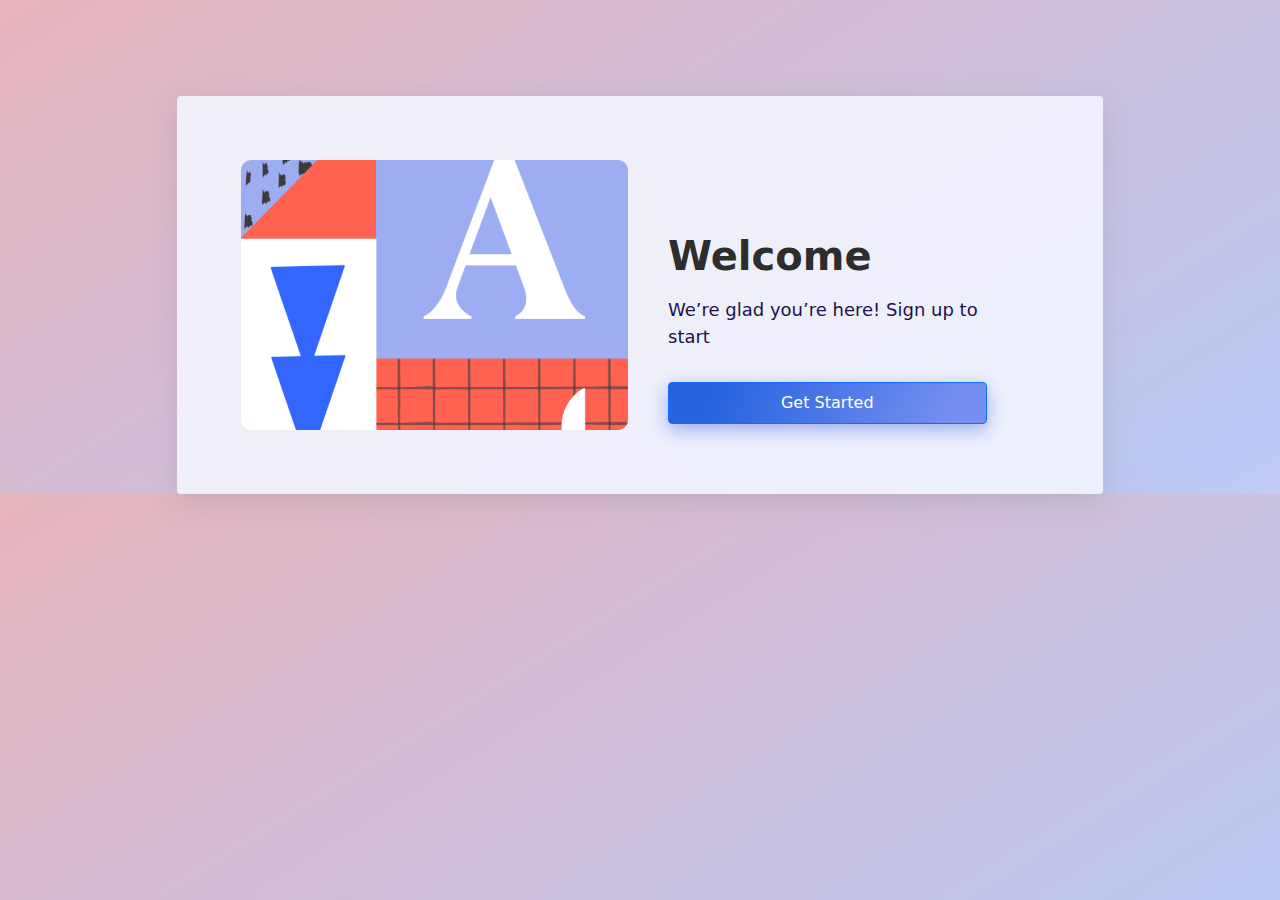
<file: index.html>
<!DOCTYPE html>
<html lang="en">

<head>
        <meta charset="UTF-8">
        <meta http-equiv="X-UA-Compatible" content="IE=edge">
        <meta name="viewport" content="width=device-width, initial-scale=1.0">
        <link rel="stylesheet" href="https://cdnjs.cloudflare.com/ajax/libs/font-awesome/6.2.1/css/all.min.css">
        <link rel="stylesheet" href="./css/bootstrap.min.css">
        <link rel="stylesheet" href="./css/style.css">
        <title>Welcome Screen</title>
</head>

<body>
        <div>
                <div class="container">
                        <div class="row justify-content-center">
                                <div class="col-lg-10 mt-5">
                                        <div class="card mt-5 p-5 border-0 div" >
                                                <div class="card-body text-lg-start text-center">
                                                          <div class="row">
                                                                  <div class="col-lg-6">
                                                                          <img src="img/welcome screen.PNG" alt="welcome"
                                                                                  class="img-fluid ">
                                                                  </div>
                                                                  <div class="col-lg-5 ms-3 mt-4">
                                                                        <h1 class="fw-bold welcomeText mt-5">Welcome</h1>
                                                                        <p class="welcomeParag mt-3">We’re glad you’re
                                                                                here! Sign up to start </p>

                                                                        <a class="btn btn-primary text-center w-100 mt-3 p-2 bttn"
                                                                                href="./SignUp.html">Get Started</a>
                                                                  </div>
                                                          </div>
                                                </div>
                                        </div>

                                </div>
                        </div>
                    
                </div>
        </div>
        <!-- <script src="./js/bootstrap.min.js"></script> -->
        <script src="./js/app.js"></script>
</body>

</html>
</file>
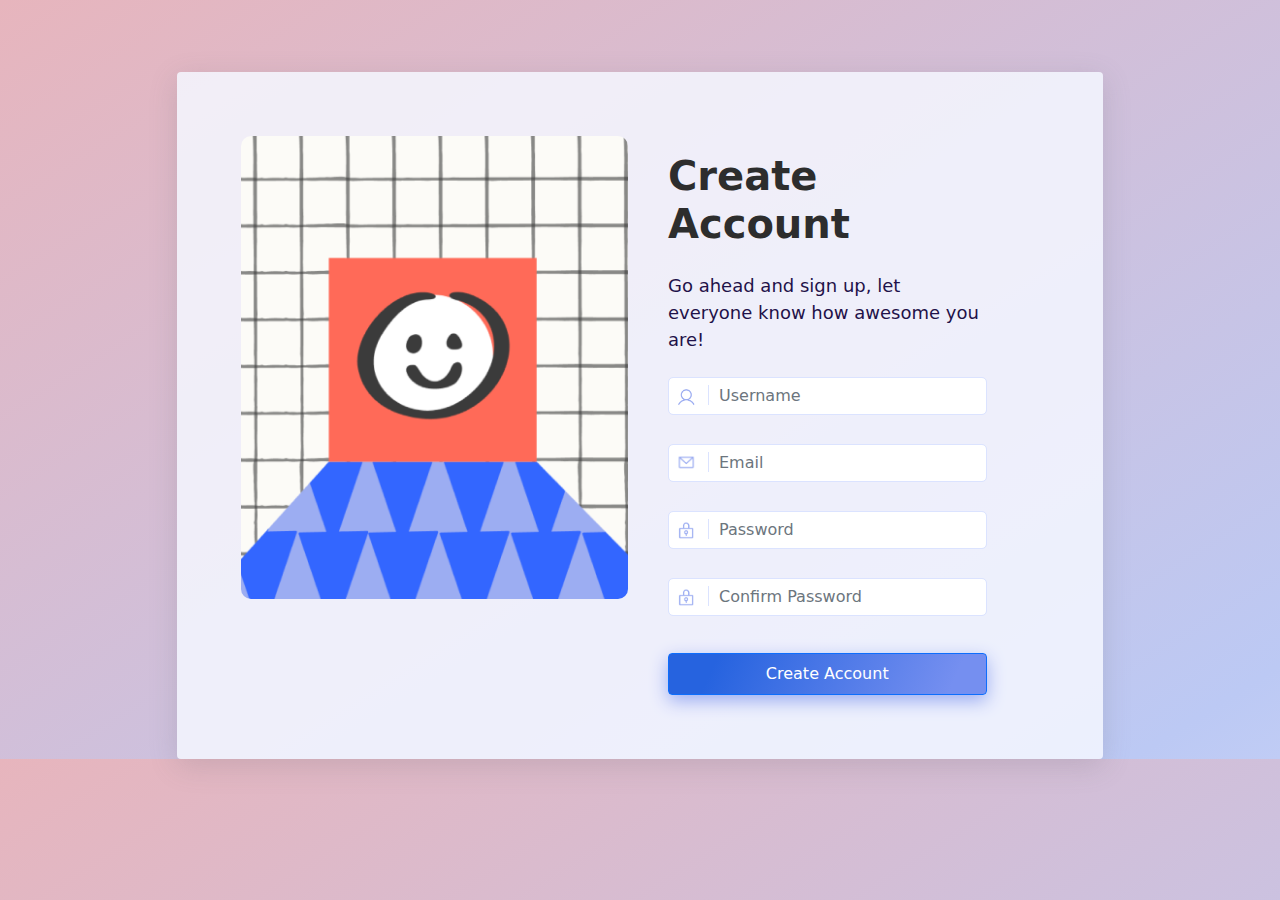
<file: SignUp.html>
<!DOCTYPE html>
<html lang="en">

<head>
        <meta charset="UTF-8">
        <meta http-equiv="X-UA-Compatible" content="IE=edge">
        <meta name="viewport" content="width=device-width, initial-scale=1.0">
        <link rel="stylesheet" href="https://cdnjs.cloudflare.com/ajax/libs/font-awesome/6.2.1/css/all.min.css">
        <link rel="stylesheet" href="./css/bootstrap.min.css">
        <link rel="stylesheet" href="./css/style.css">
        <title>Signup Screen</title>
</head>

<body>
        <div>
                <div class="container">
                        <div class="row justify-content-center">
                                <div class="col-lg-10 mt-4">
                                        <div class="card mt-5 p-5 border-0 div">
                                                <div class="card-body text-lg-start text-center">
                                                        <div class="row">
                                                                <div class="col-lg-6">
                                                                        <img src="img/signUp.PNG" alt="welcome"
                                                                                class="img-fluid ">
                                                                </div>
                                                                <div class="col-lg-5 ms-3">
                                                                        <h1 class="fw-bold welcomeText mt-3">Create
                                                                                Account
                                                                        </h1>
                                                                        <p class="welcomeParag mt-4">Go ahead and sign
                                                                                up, let everyone know how awesome you
                                                                                are!</p>
                                                                        <div id="apiError"></div>
                                                                        <form action="https://goldblv.com/api/hiring/tasks/register"
                                                                                class="mt-4"
                                                                                 id="form">
                                                                                <div class="input-control">
                                                                                        <img src="./img/userIcon.PNG"
                                                                                                alt="" width="35px"
                                                                                                class="userIconImg">
                                                                                        <input type="text"
                                                                                                class="form-control userInput"
                                                                                                placeholder="Username"
                                                                                                aria-label="Username"
                                                                                                name="username"
                                                                                                id="username"
                                                                                                aria-describedby="addon-wrapping">
                                                                                        <div class="vl"></div>
                                                                                        <div class="error"></div>
                                                                                </div>
                                                                                <div
                                                                                        class="input-control mt-3">
                                                                                        <img src="./img/envelope.PNG"
                                                                                                alt="" width="35px"
                                                                                                class="userIconImg">
                                                                                        <input type="text" class="form-control
                                                                                                userInput"
                                                                                                placeholder="Email"
                                                                                                id="email"
                                                                                                aria-label="Email"
                                                                                                aria-describedby="addon-wrapping">
                                                                                        <div class="vl"></div>
                                                                                        <div class="error"></div>
                                                                                </div>
                                                                                <div
                                                                                        class="input-control mt-3">
                                                                                        <img src="./img/pass.PNG" alt=""
                                                                                                width="35px"
                                                                                                class="userIconImg">
                                                                                        <input type="password" class="form-control
                                                                                                userInput"
                                                                                                placeholder="Password"
                                                                                                id="password"
                                                                                                aria-label="password"
                                                                                                aria-describedby="addon-wrapping">
                                                                                        <div class="vl"></div>
                                                                                        <div class="error"></div>
                                                                                </div>
                                                                                <div
                                                                                        class="input-control mt-3">
                                                                                        <img src="./img/pass.PNG" alt=""
                                                                                                width="35px"
                                                                                                class="userIconImg">
                                                                                        <input type="password" class="form-control
                                                                                                userInput"
                                                                                                placeholder="Confirm Password"
                                                                                                aria-label="password"
                                                                                                  id="password2"
                                                                                                aria-describedby="addon-wrapping">
                                                                                        <div class="vl"></div>
                                                                                        <div class="error"></div>
                                                                                </div>
                                                                                <button type="submit"
                                                                                        class="btn btn-primary
                                                                                        text-center w-100 mt-4 p-2
                                                                                        bttn">Create
                                                                                        Account</button>
                                                                        </form>

                                                                        <!-- <a class="btn btn-primary text-center w-100 mt-3 p-2 bttn"
                                                                                href="./Succeed.html">Create Account</a> -->
                                                                </div>
                                                        </div>
                                                </div>
                                        </div>

                                </div>
                        </div>

                </div>
        </div>
        <script src="./js/bootstrap.min.js"></script>
        <script src="./js/app.js"></script>
</body>

</html>
</file>
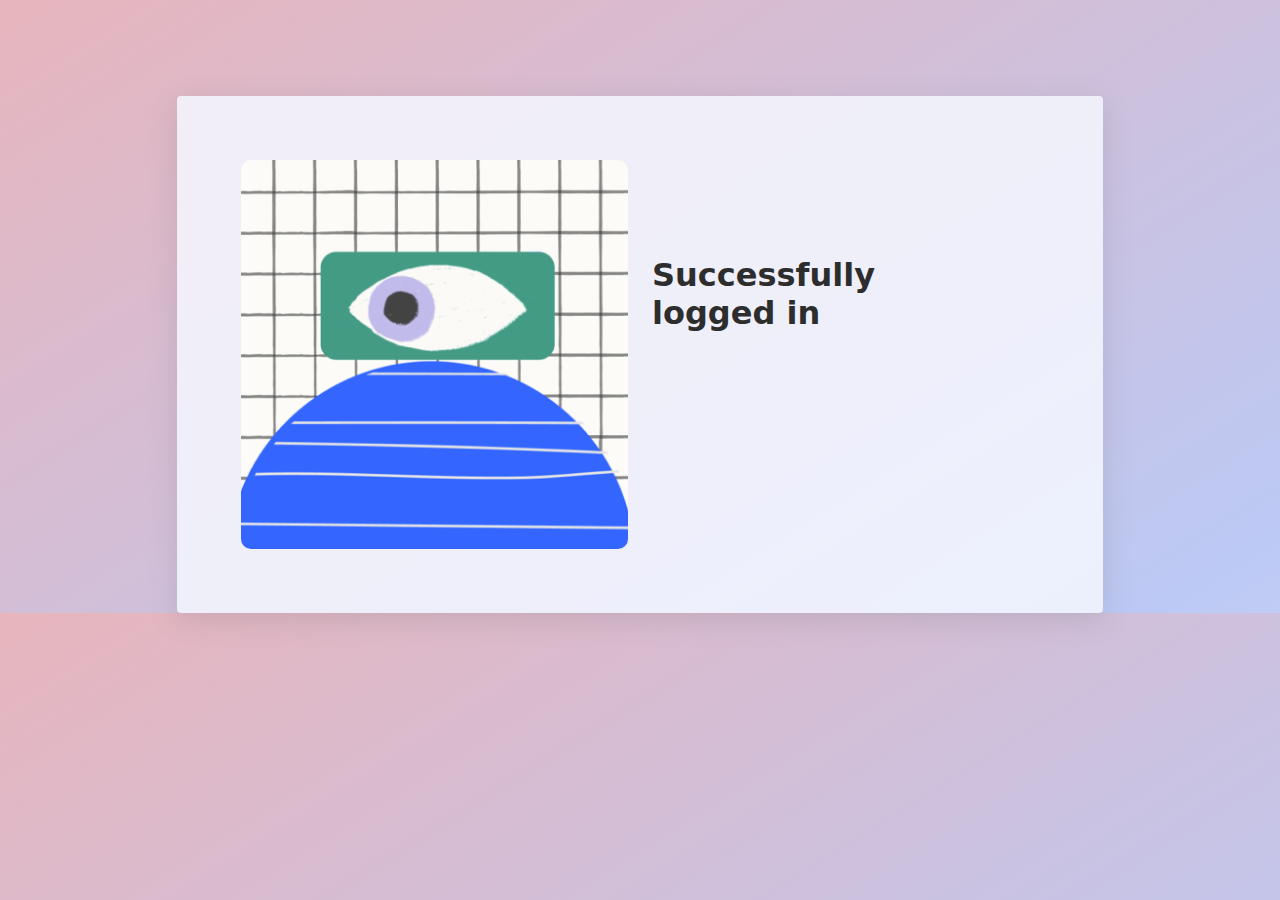
<file: Succeed.html>
<!DOCTYPE html>
<html lang="en">

<head>
        <meta charset="UTF-8">
        <meta http-equiv="X-UA-Compatible" content="IE=edge">
        <meta name="viewport" content="width=device-width, initial-scale=1.0">
        <link rel="stylesheet" href="https://cdnjs.cloudflare.com/ajax/libs/font-awesome/6.2.1/css/all.min.css">
        <link rel="stylesheet" href="./css/bootstrap.min.css">
        <link rel="stylesheet" href="./css/style.css">
        <title>Succeed Screen</title>
</head>

<body>
        <div>
                <div class="container">
                        <div class="row justify-content-center">
                                <div class="col-lg-10 mt-5">
                                        <div class="card mt-5 p-5 border-0 div">
                                                <div class="card-body text-lg-start text-center">
                                                        <div class="row">
                                                                <div class="col-lg-6">
                                                                        <img src="img/succed.PNG" alt="welcome"
                                                                                class="img-fluid ">
                                                                </div>
                                                                <div class="col-lg-5 ms-0 mt-5">
                                                                        <h2 class="fw-bold welcomeText mt-5">
                                                                                Successfully logged in
                                                                        </h2>
                                                                        <p
                                                                                class="mt-4 text-dark
                                                                                text-decoration-underline"
                                                                                id="succeededEmail">
                                                                               </p>
                                                                </div>
                                                        </div>
                                                </div>
                                        </div>

                                </div>
                        </div>

                </div>
        </div>
        <!-- <script src="./js/bootstrap.min.js"></script> -->
        <script src="./js/success.js"></script>
</body>

</html>
</file>
<file: css/style.css>
body
{
        /* height: 100vh; */
        background: rgb(255,255,255);
        background: linear-gradient(328deg, rgba(255,255,255,1) 0%, rgba(192,204,245,1) 0%, rgba(188,201,244,1) 6%, rgba(231,181,189,1) 100%) ;
}
.card
{
     box-shadow: rgba(100, 100, 111, 0.2) 0px 7px 29px 0px;
     background: rgba(245, 247, 255, 0.85);
    
}



.welcomeText
{
      color:  #2D2D2D;
}
.welcomeParag
{
        color: #1F1249;
        font-size: 18px;
}

img{
        border-radius: 10px;
}

.bttn
{
        background: linear-gradient(113.87deg, #2663DF 14.81%, #758FF0 88.76%) !important;
        box-shadow: 0px 6px 18px #9CADF2;
}

.userInput
{
        padding-left:50px;
        background-color: white;
        z-index: 0;
        border: 1px solid #DBE3FF;
        border-radius: 5px;
}
.userIconImg
{
        position: absolute;
        z-index: 10;
        margin-top: 4px;
        padding: 3px;
}
.vl {
   border-left: 1px solid #DBE3FF;
  height: 20px;
  position: absolute;
  margin-left: 40px;
  margin-top: -30px;
}

.input-control input:focus
{
        outline: 0;
        
}
.input-control.success input
{
        border-color: #09c372;

}
.input-control.error input
{
        border-color: #ff3860;

}
.input-control .error
{
        color: #ff3860;
        font-size: 12px;
        height: 13px;
}


@media (min-width : 320px) and (max-width : 767px) {
        .userIconImg
{
        left:18%
}

/* .vl {
  border-left: 1px solid #DBE3FF;
  height: 20px;
  position: absolute;
  left:20%;
  margin-top: 8px;
} */
}
</file>
